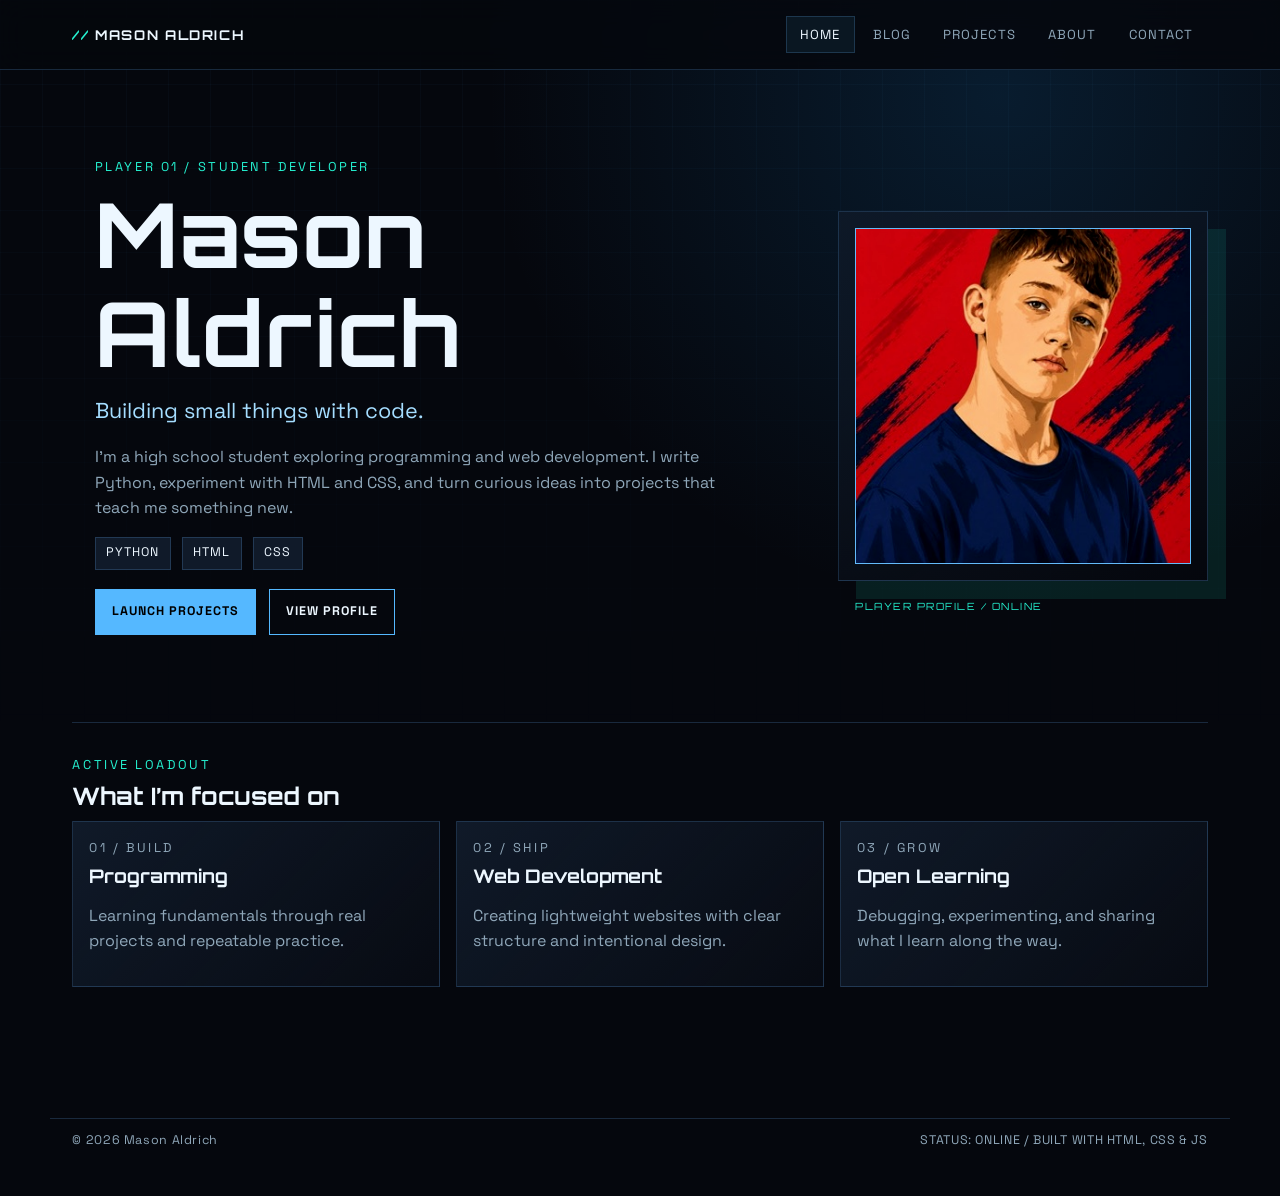
<file: index.html>
<!DOCTYPE html>
<html lang="en">
  <head>
    <meta charset="UTF-8" />
    <meta name="viewport" content="width=device-width, initial-scale=1.0" />
    <meta name="description" content="Mason Aldrich is a student developer interested in programming, web development, and building small projects." />
    <title>Mason Aldrich | Developer Profile</title>
    <link rel="icon" href="assets/mason.ico" />
    <link rel="stylesheet" href="css/style.css" />
    <link rel="stylesheet" href="css/mobile.css" />
  </head>
  <body>
    <div class="loading-screen" aria-label="Loading portfolio" role="status"><div class="loader-box"><div class="loader-label">INITIALIZING PLAYER PROFILE</div><div class="loader-track"><div class="loader-bar"></div></div></div></div>
    <header class="site-header"><nav class="nav" aria-label="Primary navigation"><a class="brand" href="./">Mason Aldrich</a><button class="menu-toggle" type="button" aria-expanded="false" aria-controls="site-nav">Menu</button><div class="nav-links" id="site-nav"><a class="nav-link active" href="./" data-page="home">Home</a><a class="nav-link" href="./blog/" data-page="blog">Blog</a><a class="nav-link" href="./projects/" data-page="projects">Projects</a><a class="nav-link" href="./about/" data-page="about">About</a><a class="nav-link" href="./contact/" data-page="contact">Contact</a></div></nav></header>
    <main>
      <section class="hero" aria-labelledby="home-title"><div class="hero-copy reveal"><p class="eyebrow">PLAYER 01 / STUDENT DEVELOPER</p><h1 id="home-title">Mason<br />Aldrich</h1><p class="hero-subtitle">Building small things with code.</p><p class="hero-text">I’m a high school student exploring programming and web development. I write Python, experiment with HTML and CSS, and turn curious ideas into projects that teach me something new.</p><ul class="tag-list" aria-label="Languages I use"><li>Python</li><li>HTML</li><li>CSS</li></ul><div class="hero-actions"><a class="button button-primary" href="./projects/">Launch Projects</a><a class="button button-secondary" href="./about/">View Profile</a></div></div><div class="hero-visual reveal"><img src="assets/mason.jpeg" alt="Portrait of Mason Aldrich" /></div></section>
      <section class="panel reveal" aria-labelledby="focus-title"><div class="panel-header"><p class="eyebrow">ACTIVE LOADOUT</p><h2 id="focus-title">What I’m focused on</h2></div><div class="panel-grid"><article class="panel-card"><p class="eyebrow">01 / BUILD</p><h3>Programming</h3><p>Learning fundamentals through real projects and repeatable practice.</p></article><article class="panel-card"><p class="eyebrow">02 / SHIP</p><h3>Web Development</h3><p>Creating lightweight websites with clear structure and intentional design.</p></article><article class="panel-card"><p class="eyebrow">03 / GROW</p><h3>Open Learning</h3><p>Debugging, experimenting, and sharing what I learn along the way.</p></article></div></section>
    </main>
    <footer class="site-footer"><p>© 2026 Mason Aldrich</p><p>STATUS: ONLINE / BUILT WITH HTML, CSS &amp; JS</p></footer>
    <script src="js/script.js"></script>
  </body>
</html>
</file>
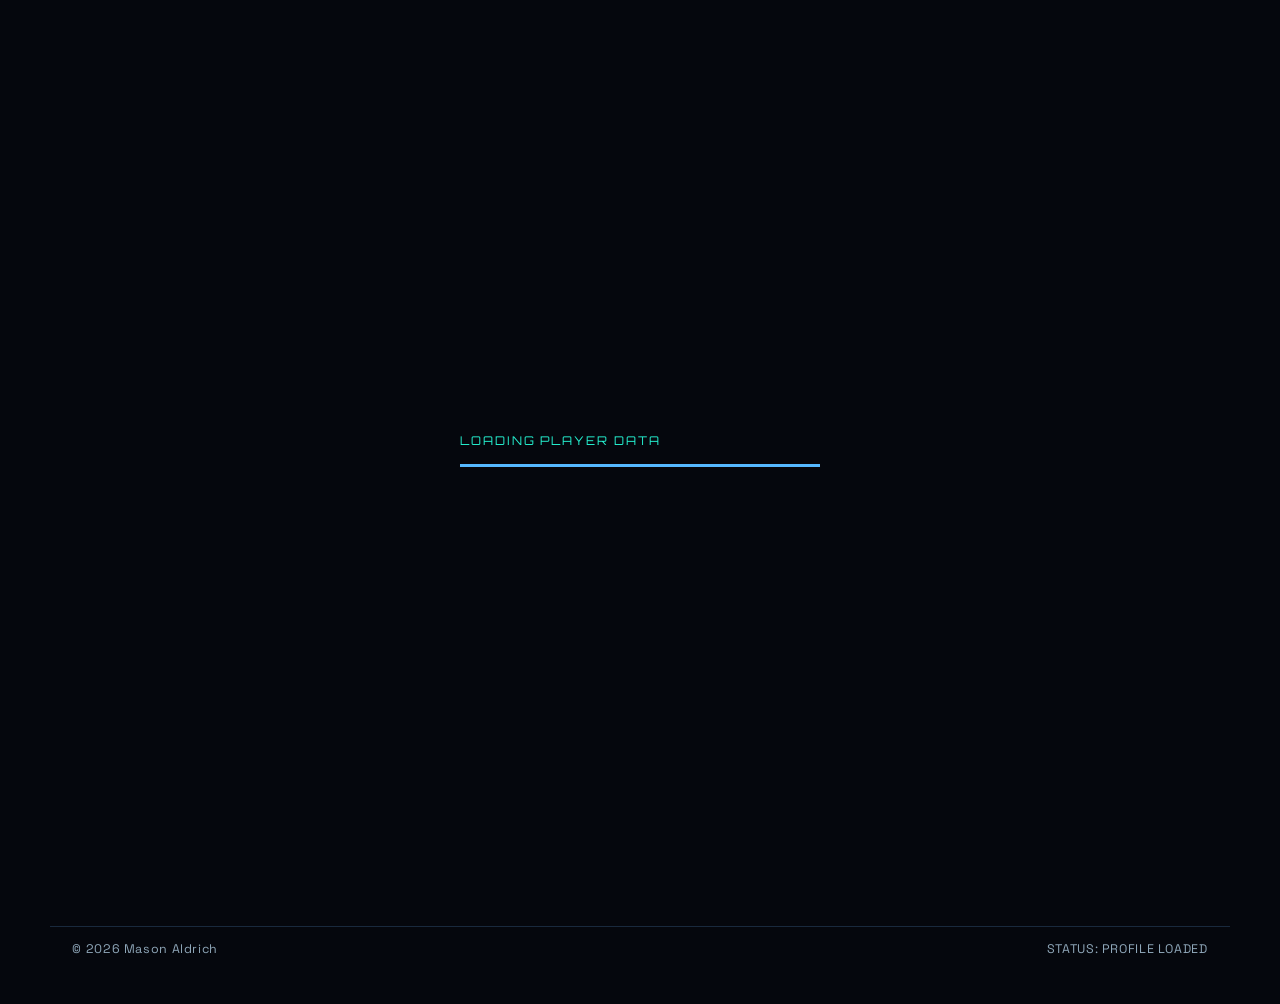
<file: about/index.html>
<!DOCTYPE html>
<html lang="en"><head><meta charset="UTF-8" /><meta name="viewport" content="width=device-width, initial-scale=1.0" /><meta name="description" content="About Mason Aldrich, a student developer interested in programming and web development." /><title>About | Mason Aldrich</title><link rel="icon" href="../assets/mason.ico" /><link rel="stylesheet" href="../css/style.css" /><link rel="stylesheet" href="../css/mobile.css" /></head><body><div class="loading-screen" aria-label="Loading profile" role="status"><div class="loader-box"><div class="loader-label">LOADING PLAYER DATA</div><div class="loader-track"><div class="loader-bar"></div></div></div></div><header class="site-header"><nav class="nav" aria-label="Primary navigation"><a class="brand" href="../">Mason Aldrich</a><button class="menu-toggle" type="button" aria-expanded="false" aria-controls="site-nav">Menu</button><div class="nav-links" id="site-nav"><a class="nav-link" href="../" data-page="home">Home</a><a class="nav-link" href="../blog/" data-page="blog">Blog</a><a class="nav-link" href="../projects/" data-page="projects">Projects</a><a class="nav-link active" href="../about/" data-page="about">About</a><a class="nav-link" href="../contact/" data-page="contact">Contact</a></div></nav></header><main class="page-shell"><section class="page-intro reveal"><p class="eyebrow">PLAYER PROFILE / ABOUT</p><h1>Learning by building.</h1><p>I’m a high school student curious about programming, problem solving, and the web. I like making things that look simple but teach me a lot.</p></section><section class="content-card reveal" aria-labelledby="info-title"><p class="eyebrow">DATA LOG / 01</p><h2 id="info-title">Quick information</h2><table class="info-table"><tbody><tr><th scope="row">Name</th><td>Mason Aldrich</td></tr><tr><th scope="row">GitHub</th><td><a href="https://github.com/MaseDev33">MaseDev33</a></td></tr><tr><th scope="row">Email</th><td><a href="mailto:mase@masecodes.is-a.dev">mase@masecodes.is-a.dev</a></td></tr><tr><th scope="row">Location</th><td>United States</td></tr><tr><th scope="row">Languages</th><td>Python, HTML, CSS</td></tr><tr><th scope="row">Interests</th><td>Programming, Web Development, Technology, Open Source, Learning New Things</td></tr></tbody></table></section></main><footer class="site-footer"><p>© 2026 Mason Aldrich</p><p>STATUS: PROFILE LOADED</p></footer><script src="../js/script.js"></script></body></html>
</file>
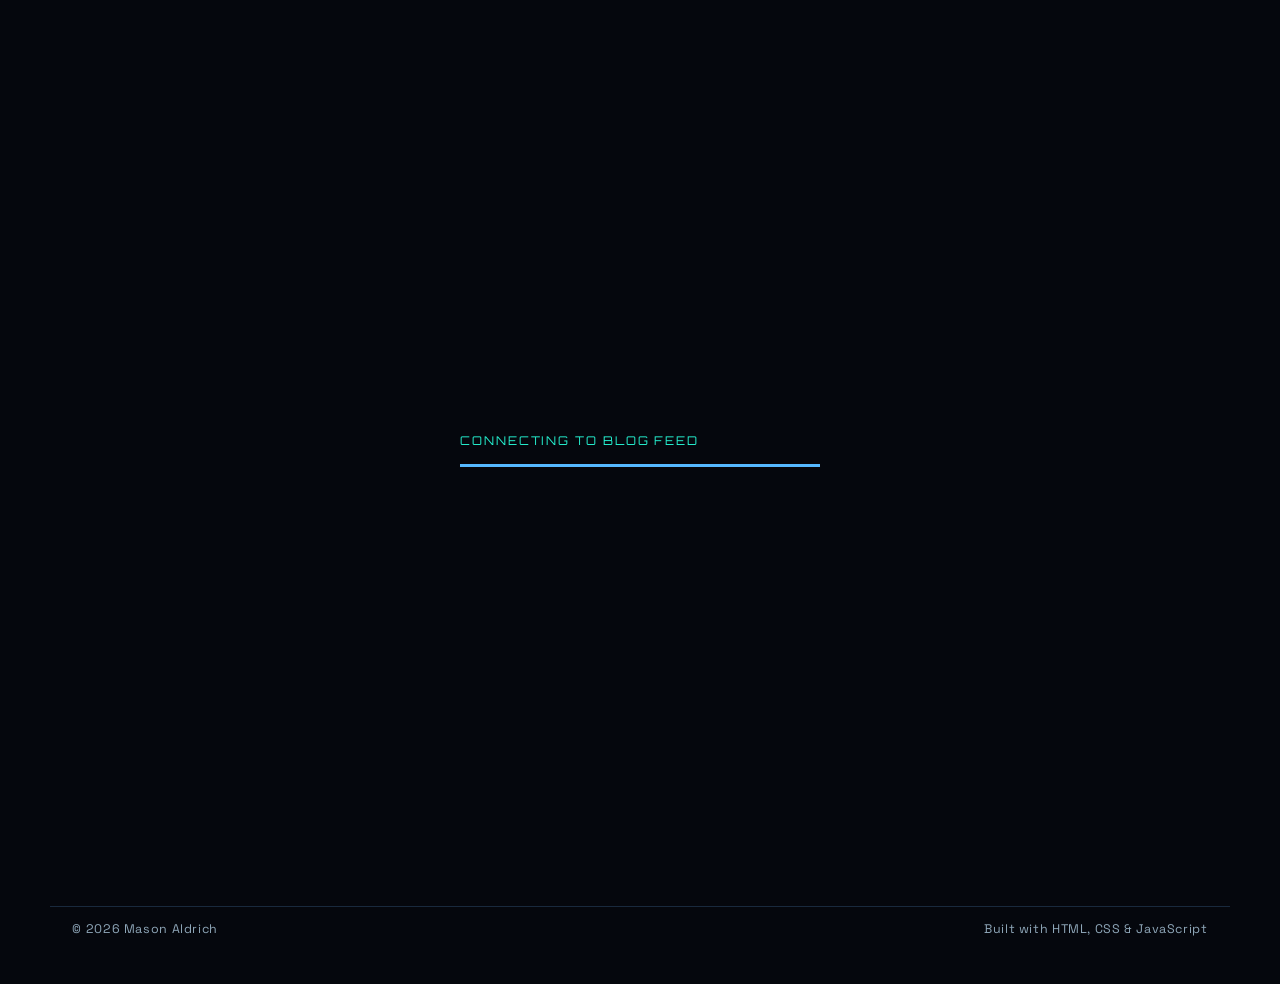
<file: blog/index.html>
<!DOCTYPE html>
<html lang="en">
  <head>
    <meta charset="UTF-8" />
    <meta name="viewport" content="width=device-width, initial-scale=1.0" />
    <meta name="description" content="Read the latest posts from Mason Aldrich's blog and subscribe to the RSS feed." />
    <title>Blog | Mason Aldrich</title>
    <link rel="icon" href="../assets/mason.ico" />
    <link rel="alternate" type="application/rss+xml" title="MaseCodes RSS Feed" href="/rss.xml" />
    <link rel="stylesheet" href="../css/style.css" />
    <link rel="stylesheet" href="../css/mobile.css" />
    <style>
      .signup-section {
        margin-bottom: 1rem;
      }

      .newsletter-float {
        margin: 0 auto 1.5rem;
        width: 100%;
        max-width: 560px;
        padding: 0;
        animation: newsletterSlideIn 0.35s ease-out both;
      }

      .newsletter-float__card {
        width: 100%;
        overflow: auto;
        padding: 1rem 1rem 1.1rem;
        border: 1px solid rgba(0, 0, 0, 0.08);
        border-radius: 1rem;
        background: transparent;
        text-align: center;
      }

      .newsletter-float__body .beehiiv-embed {
        margin-top: 0.25rem;
      }

      @keyframes newsletterSlideIn {
        from {
          opacity: 0;
          transform: translateY(18px) scale(0.98);
        }
        to {
          opacity: 1;
          transform: translateY(0) scale(1);
        }
      }

      @media (max-width: 640px) {
        .newsletter-float {
          left: 0.75rem;
          bottom: 0.75rem;
          width: min(300px, calc(100vw - 1.5rem));
        }
      }
    </style>
  </head>
  <body>
    <div class="loading-screen" aria-label="Loading blog" role="status"><div class="loader-box"><div class="loader-label">CONNECTING TO BLOG FEED</div><div class="loader-track"><div class="loader-bar"></div></div></div></div>
    <header class="site-header">
      <nav class="nav" aria-label="Primary navigation">
        <a class="brand" href="../">Mason Aldrich</a>
        <button class="menu-toggle" type="button" aria-expanded="false" aria-controls="site-nav">
          Menu
        </button>
        <div class="nav-links" id="site-nav">
          <a class="nav-link" href="../" data-page="home">Home</a>
          <a class="nav-link active" href="../blog/" data-page="blog">Blog</a>
          <a class="nav-link" href="../projects/" data-page="projects">Projects</a>
          <a class="nav-link" href="../about/" data-page="about">About</a>
          <a class="nav-link" href="../contact/" data-page="contact">Contact</a>
        </div>
      </nav>
    </header>

    <main class="page-shell">
      <section class="page-intro reveal" aria-labelledby="blog-title">
        <p class="eyebrow">Blog</p>
        <h1 id="blog-title">Latest updates from my writing</h1>
        <p>
          Browse recent posts and subscribe to the RSS feed if you want new articles delivered to your reader.
        </p>
        <p>
          <button class="button button-secondary" id="copy-rss-button" type="button">Copy RSS link</button>
        </p>
      </section>

      <section class="content-card reveal" aria-labelledby="blog-posts-title">
        <div class="signup-section" aria-label="Beehiiv newsletter signup">
          <h2>Sign up!</h2>
        </div>
        <div id="newsletter-float" class="newsletter-float" role="dialog" aria-label="Newsletter signup">
          <div class="newsletter-float__card">
            <div class="newsletter-float__body">
              <script async src="https://subscribe-forms.beehiiv.com/v3/loader.js" data-beehiiv-form="b146e393-8e58-42e4-b4f3-6f57bf048def"></script>
            </div>
          </div>
        </div>
        <h2 id="blog-posts-title">Recent posts</h2>
        <ul class="contact-list" id="blog-posts">
          <li>Loading posts...</li>
        </ul>
      </section>
    </main>

    <footer class="site-footer">
      <p>© 2026 Mason Aldrich</p>
      <p>Built with HTML, CSS &amp; JavaScript</p>
    </footer>

    <script src="../js/script.js"></script>
    <script>
      const feedUrl = 'https://masecodes.dev/rss.xml';
      const list = document.getElementById('blog-posts');
      const copyButton = document.getElementById('copy-rss-button');

      if (copyButton) {
        copyButton.addEventListener('click', async () => {
          const rssUrl = 'https://masecodes.dev/rss.xml';

          try {
            await navigator.clipboard.writeText(rssUrl);
            const originalText = copyButton.textContent;
            copyButton.textContent = 'Copied RSS link!';
            copyButton.disabled = true;

            window.setTimeout(() => {
              copyButton.textContent = originalText;
              copyButton.disabled = false;
            }, 2000);
          } catch (error) {
            copyButton.textContent = 'Copy failed';
            window.setTimeout(() => {
              copyButton.textContent = 'Copy RSS link';
            }, 2000);
          }
        });
      }

      fetch(feedUrl, {
        cache: 'no-store',
        headers: {
          Accept: 'application/rss+xml, application/xml, text/xml',
        },
      })
        .then((response) => {
          if (!response.ok) {
            throw new Error('Unable to load RSS feed.');
          }
          return response.text();
        })
        .then((text) => {
          const parser = new DOMParser();
          const doc = parser.parseFromString(text, 'application/xml');
          const items = Array.from(doc.getElementsByTagName('item'));
          const entries = items.length ? items : Array.from(doc.getElementsByTagName('entry'));

          if (!entries.length) {
            list.innerHTML = '<li>No posts are available right now. Check back soon or subscribe to the RSS feed.</li>';
            return;
          }

          const getDateValue = (item) => {
            const rawDate = item.getElementsByTagName('pubDate')[0]?.textContent?.trim() || '';
            const parsedDate = Date.parse(rawDate);
            return Number.isNaN(parsedDate) ? 0 : parsedDate;
          };

          const formatPubDate = (rawDate) => {
            if (!rawDate) return '';
            const parsedDate = new Date(rawDate);
            if (Number.isNaN(parsedDate.getTime())) return rawDate;
            return parsedDate.toLocaleString([], {
              dateStyle: 'medium',
              timeStyle: 'short',
            });
          };

          const sortedEntries = [...entries].sort((a, b) => getDateValue(b) - getDateValue(a));

          list.innerHTML = sortedEntries
            .map((item, index) => {
              const title = item.getElementsByTagName('title')[0]?.textContent?.trim() || 'Untitled post';
              const link = item.getElementsByTagName('link')[0]?.textContent?.trim() || '';
              const descriptionNode = item.getElementsByTagName('description')[0] || item.getElementsByTagName('content:encoded')[0];
              const description = descriptionNode?.textContent?.trim() || '';
              const pubDate = item.getElementsByTagName('pubDate')[0]?.textContent?.trim() || '';
              const formattedPubDate = formatPubDate(pubDate);
              const cleanedDescription = description
                .replace(/<[^>]+>/g, ' ')
                .replace(/\s+/g, ' ')
                .trim()
                .slice(0, 220);

              return `
                <li>
                  ${index > 0 ? '<hr />' : ''}
                  <strong>${title}</strong>
                  ${formattedPubDate ? `<p class="meta">${formattedPubDate}</p>` : ''}
                  ${cleanedDescription ? `<p>${cleanedDescription}${cleanedDescription.length >= 220 ? '…' : ''}</p>` : ''}
                  ${link ? `<p><a href="${link}" target="_blank" rel="noopener noreferrer">Read more</a></p>` : ''}
                </li>
              `;
            })
            .join('');
        })
        .catch(() => {
          list.innerHTML = '<li>Unable to load posts right now. Please try again later.</li>';
        });
    </script>
  </body>
</html>
</file>
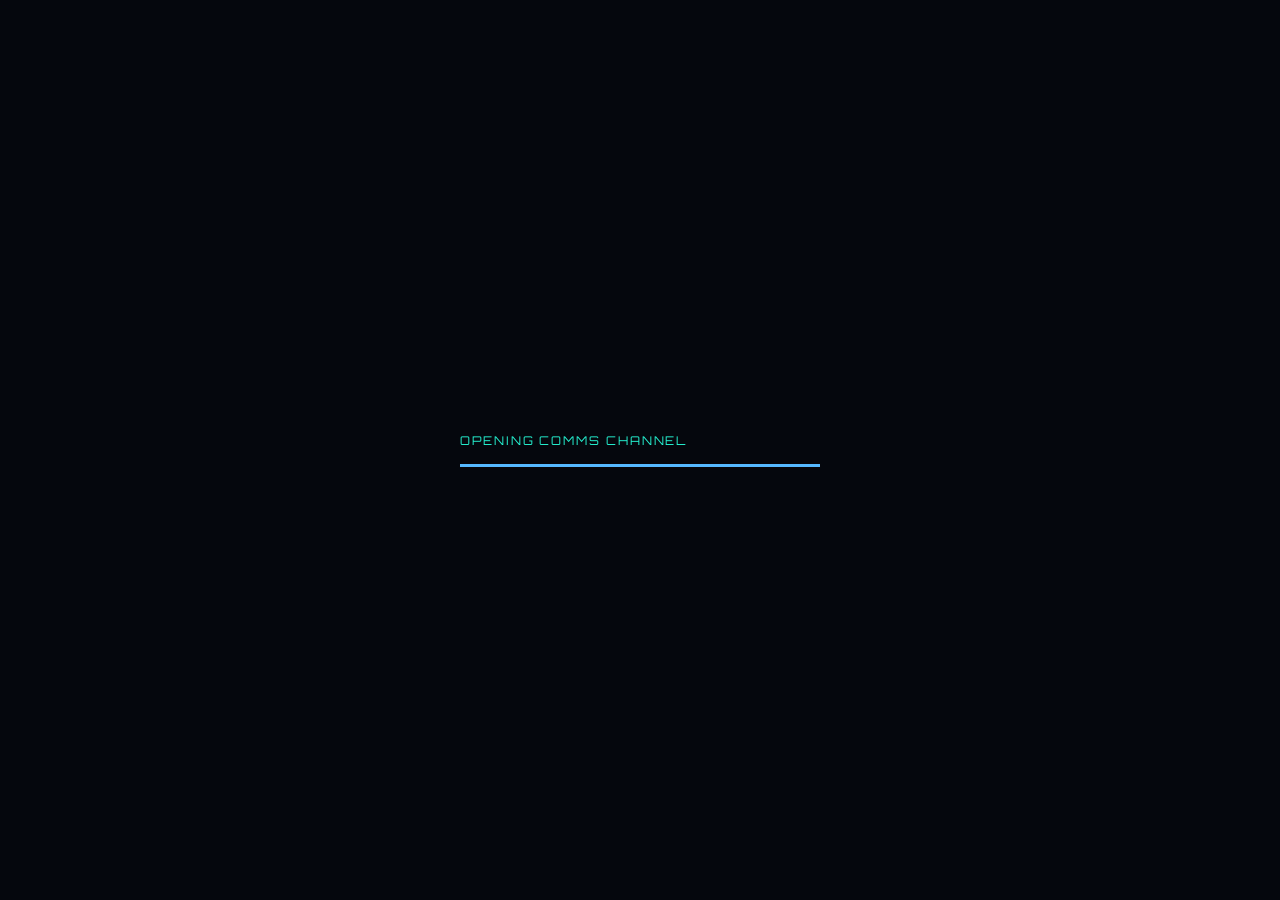
<file: contact/index.html>
<!DOCTYPE html>
<html lang="en"><head><meta charset="UTF-8" /><meta name="viewport" content="width=device-width, initial-scale=1.0" /><meta name="description" content="Contact Mason Aldrich by email or through GitHub." /><title>Contact | Mason Aldrich</title><link rel="icon" href="../assets/mason.ico" /><link rel="stylesheet" href="../css/style.css" /><link rel="stylesheet" href="../css/mobile.css" /></head><body><div class="loading-screen" aria-label="Loading contact channels" role="status"><div class="loader-box"><div class="loader-label">OPENING COMMS CHANNEL</div><div class="loader-track"><div class="loader-bar"></div></div></div></div><header class="site-header"><nav class="nav" aria-label="Primary navigation"><a class="brand" href="../">Mason Aldrich</a><button class="menu-toggle" type="button" aria-expanded="false" aria-controls="site-nav">Menu</button><div class="nav-links" id="site-nav"><a class="nav-link" href="../" data-page="home">Home</a><a class="nav-link" href="../blog/" data-page="blog">Blog</a><a class="nav-link" href="../projects/" data-page="projects">Projects</a><a class="nav-link" href="../about/" data-page="about">About</a><a class="nav-link active" href="../contact/" data-page="contact">Contact</a></div></nav></header><main class="page-shell"><section class="page-intro reveal"><p class="eyebrow">COMMS CHANNELS / CONTACT</p><h1>Send a signal.</h1><p>Feel free to contact me by email or visit my GitHub profile.</p></section><section class="content-card reveal" aria-labelledby="contact-options-title"><p class="eyebrow">AVAILABLE CHANNELS</p><h2 id="contact-options-title">Ways to reach me</h2><ul class="contact-list"><li><strong>Email</strong><br /><a href="mailto:mase@masecodes.is-a.dev">mase@masecodes.is-a.dev</a></li><li><strong>GitHub</strong><br /><a href="https://github.com/MaseDev33" target="_blank" rel="noopener noreferrer">github.com/MaseDev33</a></li></ul><div class="hero-actions"><a class="button button-primary" href="mailto:mase@masecodes.is-a.dev">Email Mason</a><a class="button button-secondary" href="https://github.com/MaseDev33" target="_blank" rel="noopener noreferrer">Open GitHub</a></div></section></main><footer class="site-footer"><p>© 2026 Mason Aldrich</p><p>STATUS: CHANNELS OPEN</p></footer><script src="../js/script.js"></script></body></html>
</file>
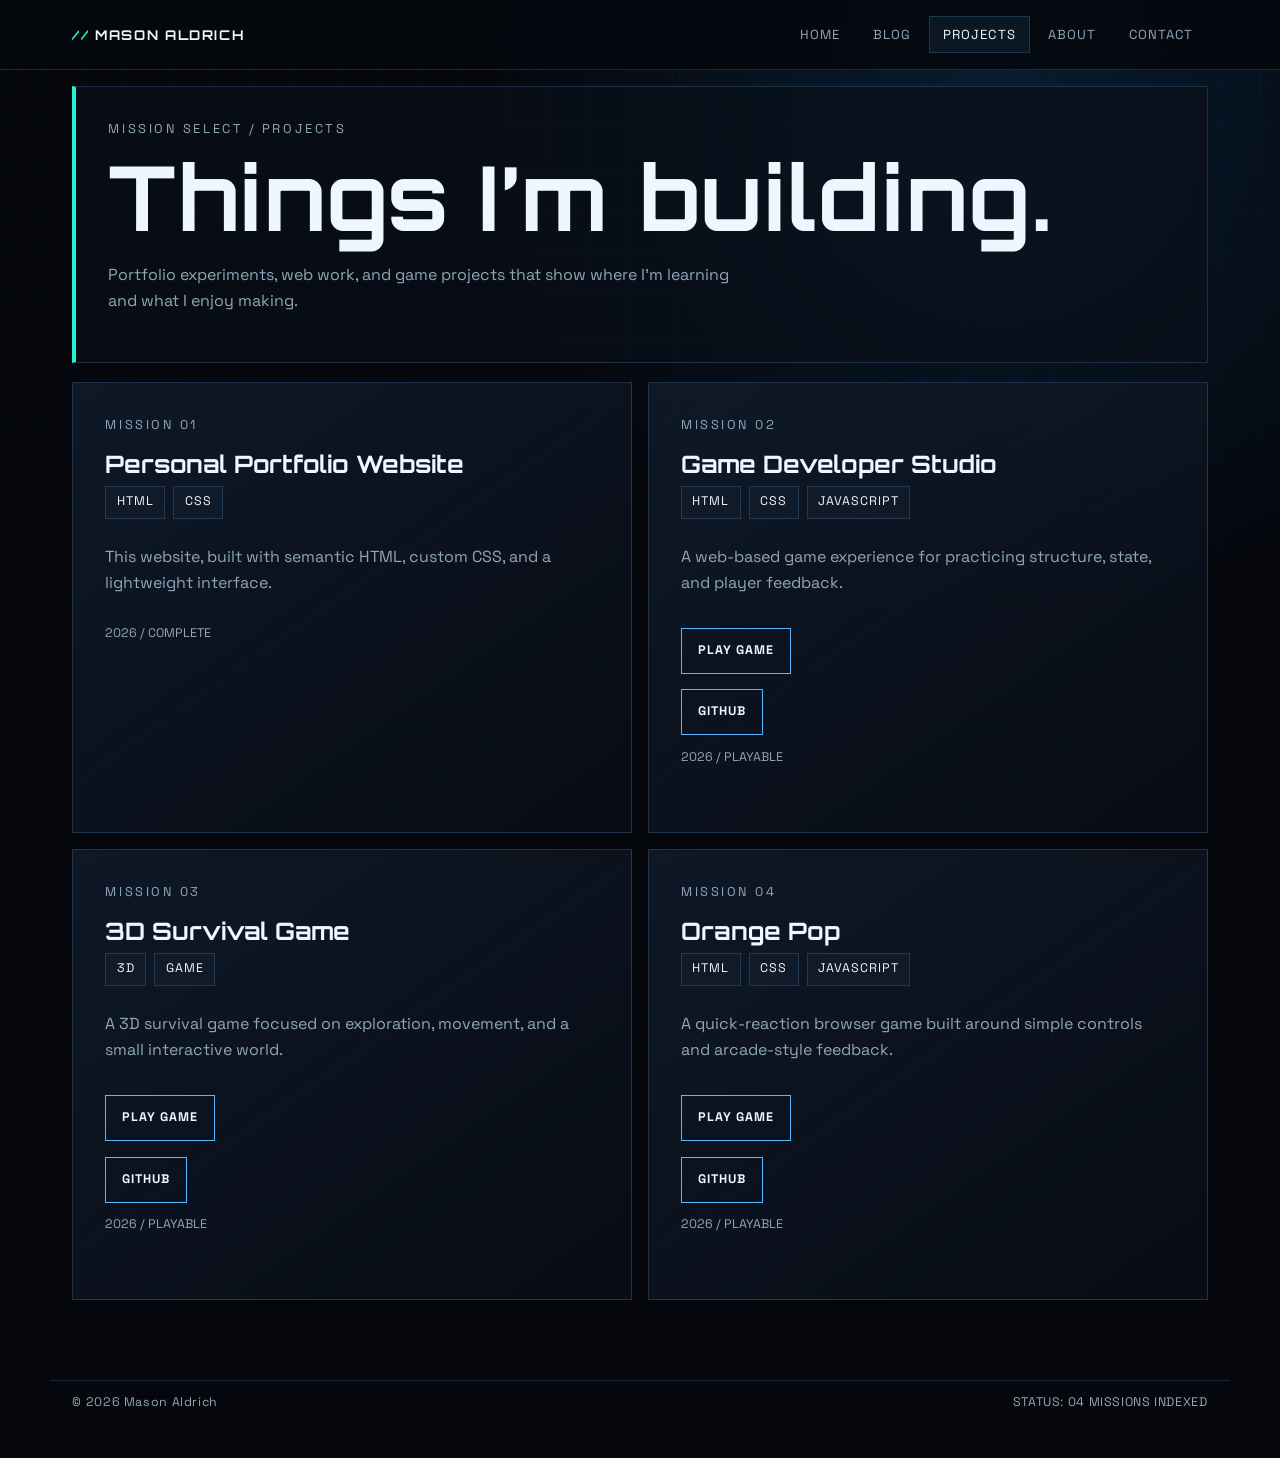
<file: projects/index.html>
<!DOCTYPE html>
<html lang="en"><head><meta charset="UTF-8" /><meta name="viewport" content="width=device-width, initial-scale=1.0" /><meta name="description" content="Projects by Mason Aldrich, including web work, portfolio experiments, and game development projects." /><title>Projects | Mason Aldrich</title><link rel="icon" href="../assets/mason.ico" /><link rel="stylesheet" href="../css/style.css" /><link rel="stylesheet" href="../css/mobile.css" /><link rel="stylesheet" href="../css/projects.css" /></head><body><div class="loading-screen" aria-label="Loading projects" role="status"><div class="loader-box"><div class="loader-label">LOADING PROJECT SELECT</div><div class="loader-track"><div class="loader-bar"></div></div></div></div><header class="site-header"><nav class="nav" aria-label="Primary navigation"><a class="brand" href="../">Mason Aldrich</a><button class="menu-toggle" type="button" aria-expanded="false" aria-controls="site-nav">Menu</button><div class="nav-links" id="site-nav"><a class="nav-link" href="../" data-page="home">Home</a><a class="nav-link" href="../blog/" data-page="blog">Blog</a><a class="nav-link active" href="../projects/" data-page="projects">Projects</a><a class="nav-link" href="../about/" data-page="about">About</a><a class="nav-link" href="../contact/" data-page="contact">Contact</a></div></nav></header><main class="page-shell"><section class="page-intro reveal"><p class="eyebrow">MISSION SELECT / PROJECTS</p><h1>Things I’m building.</h1><p>Portfolio experiments, web work, and game projects that show where I’m learning and what I enjoy making.</p></section><section class="projects-grid" aria-label="Project list"><article class="project-card reveal"><div class="project-top"><p class="eyebrow">MISSION 01</p><h2>Personal Portfolio Website</h2><span class="pill">HTML</span><span class="pill">CSS</span></div><p>This website, built with semantic HTML, custom CSS, and a lightweight interface.</p><p class="meta">2026 / COMPLETE</p></article><article class="project-card reveal"><div class="project-top"><p class="eyebrow">MISSION 02</p><h2>Game Developer Studio</h2><span class="pill">HTML</span><span class="pill">CSS</span><span class="pill">JavaScript</span></div><p>A web-based game experience for practicing structure, state, and player feedback.</p><a class="button button-secondary" href="https://masecodes.dev/idss" target="_blank" rel="noopener noreferrer">Play Game</a><a class="button button-secondary" href="https://github.com/MaseDev33/idss" target="_blank" rel="noopener noreferrer">GitHub</a><p class="meta">2026 / PLAYABLE</p></article><article class="project-card reveal"><div class="project-top"><p class="eyebrow">MISSION 03</p><h2>3D Survival Game</h2><span class="pill">3D</span><span class="pill">GAME</span></div><p>A 3D survival game focused on exploration, movement, and a small interactive world.</p><a class="button button-secondary" href="https://masecodes.dev/3d-survival-game/" target="_blank" rel="noopener noreferrer">Play Game</a><a class="button button-secondary" href="https://github.com/MaseDev33/3d-survival-game" target="_blank" rel="noopener noreferrer">GitHub</a><p class="meta">2026 / PLAYABLE</p></article><article class="project-card reveal"><div class="project-top"><p class="eyebrow">MISSION 04</p><h2>Orange Pop</h2><span class="pill">HTML</span><span class="pill">CSS</span><span class="pill">JavaScript</span></div><p>A quick-reaction browser game built around simple controls and arcade-style feedback.</p><a class="button button-secondary" href="https://masecodes.dev/orange-pop/" target="_blank" rel="noopener noreferrer">Play Game</a><a class="button button-secondary" href="https://github.com/MaseDev33/orange-pop" target="_blank" rel="noopener noreferrer">GitHub</a><p class="meta">2026 / PLAYABLE</p></article></section></main><footer class="site-footer"><p>© 2026 Mason Aldrich</p><p>STATUS: 04 MISSIONS INDEXED</p></footer><script src="../js/script.js"></script></body></html>
</file>
<file: css/style.css>
@import url('https://fonts.googleapis.com/css2?family=Orbitron:wght@500;700;800&family=Space+Grotesk:wght@400;500;700&display=swap');

:root {
  --bg: #05070d;
  --surface: #0b101a;
  --surface-2: #101a29;
  --line: rgba(108, 179, 255, 0.2);
  --blue: #55b8ff;
  --blue-bright: #a5ddff;
  --cyan: #25f1d0;
  --text: #edf7ff;
  --muted: #8fa7b9;
  --display: 'Orbitron', 'Arial Black', sans-serif;
  --body: 'Space Grotesk', 'Trebuchet MS', sans-serif;
}

* { box-sizing: border-box; }
html { scroll-behavior: smooth; }
body { margin: 0; min-height: 100vh; overflow-x: hidden; color: var(--text); font-family: var(--body); line-height: 1.6; background: var(--bg) radial-gradient(circle at 78% 8%, rgba(21, 112, 181, 0.2), transparent 32rem); }
body::before { position: fixed; inset: 0; z-index: -1; background-image: linear-gradient(rgba(85, 184, 255, 0.035) 1px, transparent 1px), linear-gradient(90deg, rgba(85, 184, 255, 0.035) 1px, transparent 1px); background-size: 42px 42px; content: ''; mask-image: linear-gradient(to bottom, black, transparent 85%); }
a { color: var(--blue); text-decoration: none; transition: color 180ms ease, border-color 180ms ease, transform 180ms ease; }
a:hover { color: var(--blue-bright); }
img { display: block; max-width: 100%; }
.site-header { position: sticky; top: 0; z-index: 10; border-bottom: 1px solid var(--line); background: rgba(5, 7, 13, 0.86); backdrop-filter: blur(14px); }
.nav { max-width: 1180px; margin: 0 auto; padding: 1rem 1.4rem; display: flex; align-items: center; justify-content: space-between; gap: 1rem; }
.brand { color: var(--text); font: 700 0.84rem var(--display); letter-spacing: 0.12em; text-transform: uppercase; }
.brand::before { color: var(--cyan); content: '// '; }
.nav-links { display: flex; align-items: center; gap: 0.2rem; }
.nav-link { padding: 0.45rem 0.85rem; border: 1px solid transparent; color: var(--muted); font-size: 0.82rem; letter-spacing: 0.08em; text-transform: uppercase; }
.nav-link:hover, .nav-link.active { border-color: var(--line); color: var(--text); background: rgba(85, 184, 255, 0.08); }
.menu-toggle { display: none; padding: 0.5rem 0.8rem; border: 1px solid var(--line); color: var(--text); background: transparent; cursor: pointer; font: inherit; }
main { max-width: 1180px; margin: 0 auto; padding: 4rem 1.4rem 5rem; }
.hero { display: grid; grid-template-columns: minmax(0, 1.3fr) minmax(300px, 0.7fr); gap: 5rem; align-items: center; min-height: 62vh; padding: 0 0 4rem; }
.hero-copy { position: relative; padding: 1.4rem; }
.hero-visual { position: relative; padding: 1rem; border: 1px solid var(--line); background: linear-gradient(145deg, rgba(16, 26, 41, 0.8), rgba(5, 7, 13, 0.5)); box-shadow: 18px 18px 0 rgba(37, 241, 208, 0.1); transform: rotate(2deg); }
.hero-visual img { width: 100%; aspect-ratio: 1; object-fit: cover; filter: saturate(0.8) contrast(1.1); border: 1px solid var(--blue); }
.hero-visual::after { position: absolute; bottom: -2rem; left: 1rem; color: var(--cyan); content: 'PLAYER PROFILE / ONLINE'; font: 0.62rem var(--display); letter-spacing: 0.15em; }
.eyebrow { margin: 0 0 0.5rem; color: var(--cyan); font-size: 0.8rem; letter-spacing: 0.2em; text-transform: uppercase; }
h1, h2, h3 { margin: 0 0 0.7rem; font-family: var(--display); font-weight: 700; line-height: 1.1; }
h1 { color: var(--text); font-size: clamp(2.8rem, 7vw, 6.5rem); letter-spacing: 0.02em; }
.hero-subtitle { margin: 0 0 0.8rem; color: var(--blue-bright); font-size: 1.35rem; }
.hero-text, .page-intro p, .content-card p, .project-card p, .panel-card p { max-width: 65ch; color: var(--muted); }
.tag-list { display: flex; flex-wrap: wrap; gap: 0.7rem; padding: 0; margin: 1rem 0; list-style: none; }
.tag-list li, .pill { padding: 0.35rem 0.65rem; border: 1px solid var(--line); color: var(--text); background: var(--surface-2); font-size: 0.78rem; letter-spacing: 0.08em; text-transform: uppercase; }
.hero-actions { display: flex; flex-wrap: wrap; gap: 0.8rem; margin-top: 1.2rem; }
.button { display: inline-block; padding: 0.75rem 1rem; border: 1px solid var(--blue); color: var(--text); background: transparent; font-size: 0.78rem; font-weight: 700; letter-spacing: 0.08em; text-transform: uppercase; transition: border-color 0.2s ease, background-color 0.2s ease, transform 0.2s ease; }
.button:hover { border-color: var(--cyan); color: var(--text); transform: translateY(-3px); }
.button-primary { color: #000; background: var(--blue); }
.button-primary:hover { border-color: var(--cyan); color: #000; background: var(--cyan); }
.panel { padding: 2rem 0; margin-bottom: 1.2rem; border-top: 1px solid var(--line); }
.panel-grid, .projects-grid { display: grid; grid-template-columns: repeat(3, minmax(0, 1fr)); gap: 1rem; }
.panel-card { padding: 1rem; border: 1px solid var(--line); background: linear-gradient(135deg, var(--surface-2), rgba(11, 16, 26, 0.45)); transition: transform 220ms ease, border-color 220ms ease; }
.panel-card:hover, .project-card:hover { border-color: var(--blue); transform: translateY(-6px); }
.page-shell { padding-top: 1rem; }
.page-intro, .content-card, .project-card { padding: 2rem; margin-bottom: 1.2rem; border: 1px solid var(--line); background: rgba(11, 16, 26, 0.7); }
.page-intro { border-left: 4px solid var(--cyan); }
.info-table { width: 100%; border-collapse: collapse; }
.info-table th, .info-table td { padding: 0.8rem 0; border-bottom: 1px solid var(--line); text-align: left; vertical-align: top; }
.info-table th { width: 140px; color: var(--text); }
.projects-grid { grid-template-columns: repeat(2, minmax(0, 1fr)); }
.project-card { display: flex; flex-direction: column; gap: 0.4rem; background: linear-gradient(145deg, rgba(16, 26, 41, 0.92), rgba(11, 16, 26, 0.6)); transition: transform 220ms ease, border-color 220ms ease; }
.project-top { display: flex; flex-wrap: wrap; gap: 0.5rem; align-items: center; margin-bottom: 0.2rem; }
.project-top h2 { width: 100%; margin-bottom: 0; }
.meta { margin-top: 0.4rem; color: var(--cyan); font-size: 0.78rem; }
.contact-list { padding: 0; margin: 0 0 1rem; list-style: none; }
.contact-list li { padding: 0.7rem 0; border-bottom: 1px solid var(--line); }
.site-footer { display: flex; max-width: 1180px; padding: 0 1.4rem 2rem; margin: 0 auto; border-top: 1px solid var(--line); justify-content: space-between; gap: 1rem; color: var(--muted); font-size: 0.78rem; letter-spacing: 0.05em; }
.loading-screen { position: fixed; inset: 0; z-index: 100; display: grid; place-items: center; background: #05070d; transition: opacity 500ms ease, visibility 500ms ease; }
.loading-screen.is-ready { opacity: 0; visibility: hidden; pointer-events: none; }
.loader-box { width: min(360px, calc(100vw - 3rem)); }
.loader-label { color: var(--cyan); font: 0.75rem var(--display); letter-spacing: 0.16em; }
.loader-track { height: 3px; margin-top: 1rem; background: var(--surface-2); }
.loader-bar { width: 0; height: 100%; background: var(--blue); animation: bootProgress 1.2s ease forwards; }
.reveal { opacity: 0; transform: translateY(18px); animation: revealIn 700ms 250ms ease forwards; }
@keyframes bootProgress { to { width: 100%; } }
@keyframes revealIn { to { opacity: 1; transform: translateY(0); } }
@media (prefers-reduced-motion: reduce) { *, *::before, *::after { animation-duration: 1ms !important; transition-duration: 1ms !important; } }
</file>
<file: css/mobile.css>
.nav-links.is-open { display: flex; }

@media (max-width: 780px) {
  .nav { flex-wrap: wrap; padding: 0.9rem 1rem; }
  .menu-toggle { display: inline-block; }
  .nav-links { display: none; width: 100%; flex-direction: column; align-items: stretch; padding-top: 0.6rem; }
  .nav-link { display: block; padding: 0.7rem 0.2rem; border-left: 1px solid transparent; }
  .nav-link:hover, .nav-link.active { border-color: transparent; border-left-color: var(--cyan); }
  main { padding: 2.5rem 1rem 4rem; }
  .hero { grid-template-columns: 1fr; gap: 2.5rem; min-height: auto; }
  .hero-visual { max-width: 360px; margin: 0 auto; }
  .panel-grid, .projects-grid { grid-template-columns: 1fr; }
  .page-intro, .content-card, .project-card { padding: 1.3rem; }
  .site-footer { flex-direction: column; padding: 0 1rem 1.5rem; }
}
</file>
<file: css/projects.css>
.project-card a.button {
  margin-top: 0.6rem;
  align-self: flex-start;
}

.project-card {
  min-height: 100%;
}
</file>
